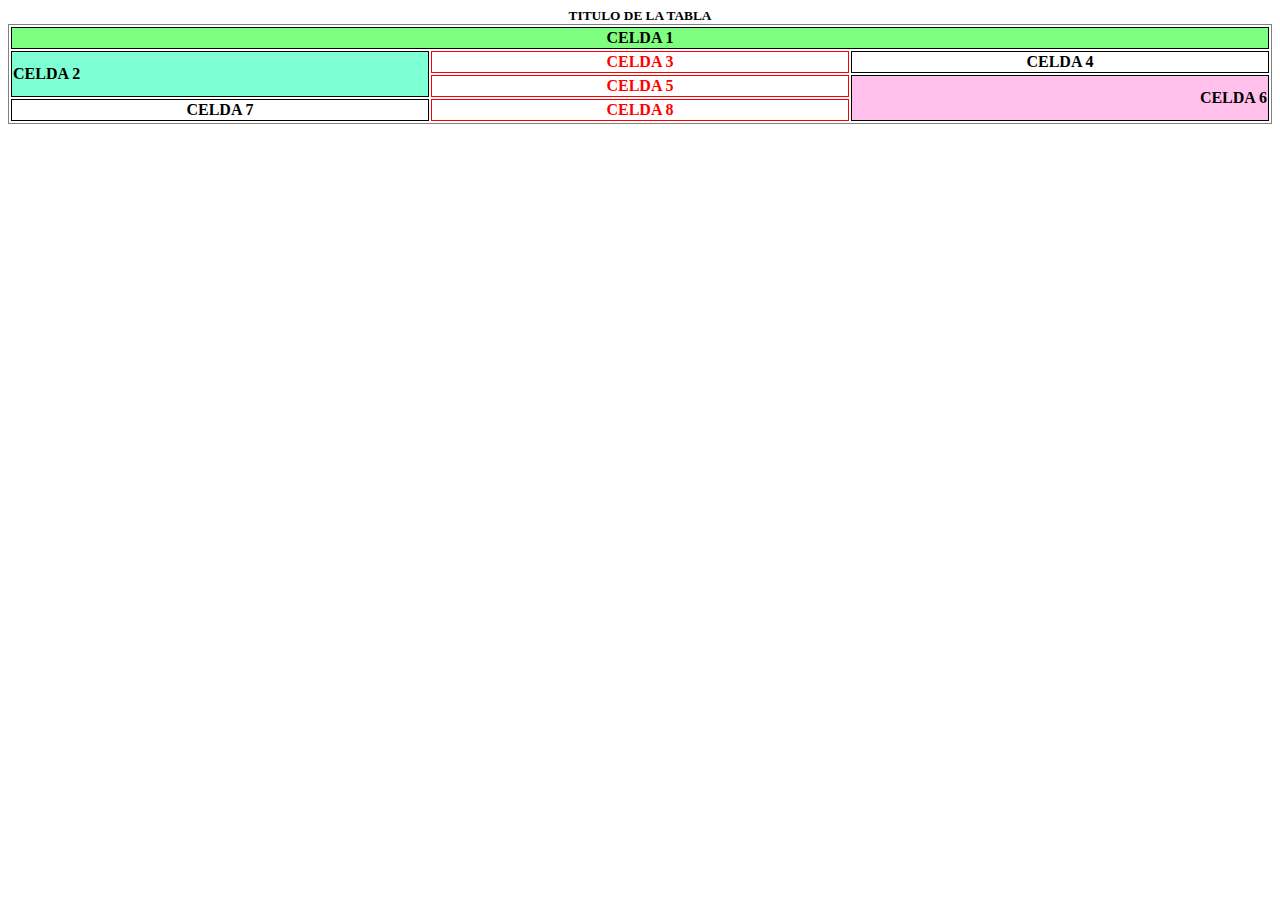
<file: Act13/index.html>
<!DOCTYPE html>
<html lang="es">
    <head>
        <meta charset='utf-8'>
        <meta http-equiv='X-UA-Compatible' content='IE=edge'>
        <title>Actividad 13</title>
        <meta name='viewport' content='width=device-width, initial-scale=1'>
        <meta name="description" content="Act13">
        <meta name="auth" content="Daniel Nuñez">
        <link rel='stylesheet' type='text/css' media='screen' href='./css/styles.css'>
    </head>
    <body>
        <h4>TITULO DE LA TABLA</h4>
        <table>
            <tr>
                <td class="CeldaUno", colspan="3">CELDA 1</td>
            </tr>
            <tr>
                <td class="CeldaDos", rowspan="2">CELDA 2</td>
                <td class="Celdasrojos">CELDA 3</td>
                <td>CELDA 4</td>
            </tr>
            <tr>
                <td class="Celdasrojos">CELDA 5</td>
                <td class="CeldaSeis", rowspan="2">CELDA 6</td>
            </tr>
            <tr>
                <td>CELDA 7</td>
                <td class="Celdasrojos">CELDA 8</td>
            </tr>
        </table>
    </body>
</html>
</file>
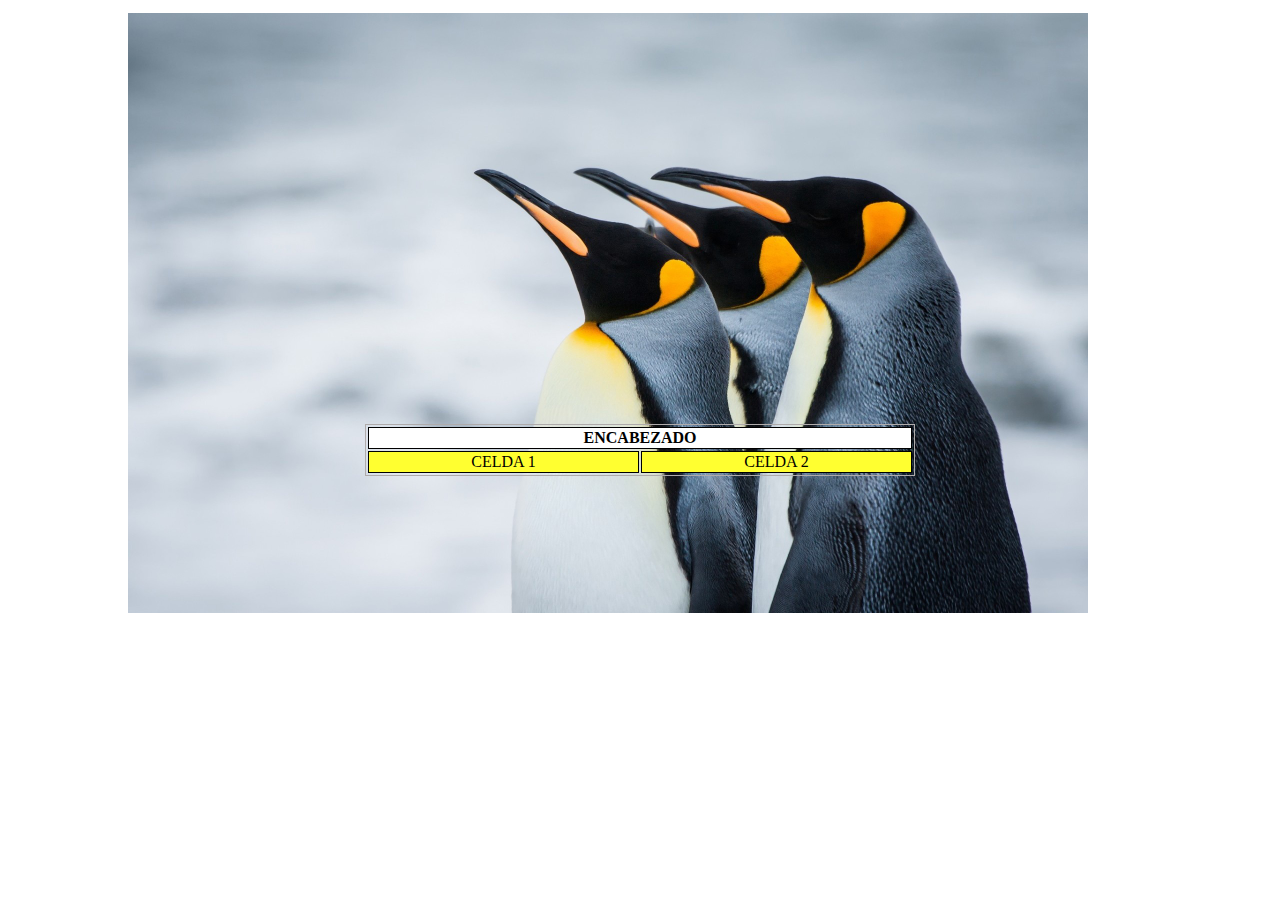
<file: Act14/index.html>
<!DOCTYPE html>
<html lang="es">
    <head>
        <meta charset='utf-8'>
        <meta http-equiv='X-UA-Compatible' content='IE=edge'>
        <title>Actividad 14</title>
        <meta name='viewport' content='width=device-width, initial-scale=1'>
        <meta name="description" content="Act14">
        <meta name="auth" content="Daniel Nuñez">
        <link rel='stylesheet' type='text/css' media='screen' href='./css/styles.css'>

            <title>Actividad 14</title>
    
    </head>
    <body>
        <div>
            <img src="img/Act14.jfif" alt="pinguino">
            <table>
                <tr>
                    <td colspan="2" id="tdEncabezado">ENCABEZADO</td>
                </tr>
                <tr>
                    <td>CELDA 1</td>
                    <td>CELDA 2</td>
                </tr>
            </table>
        </div>
    </body>
</html>
</file>
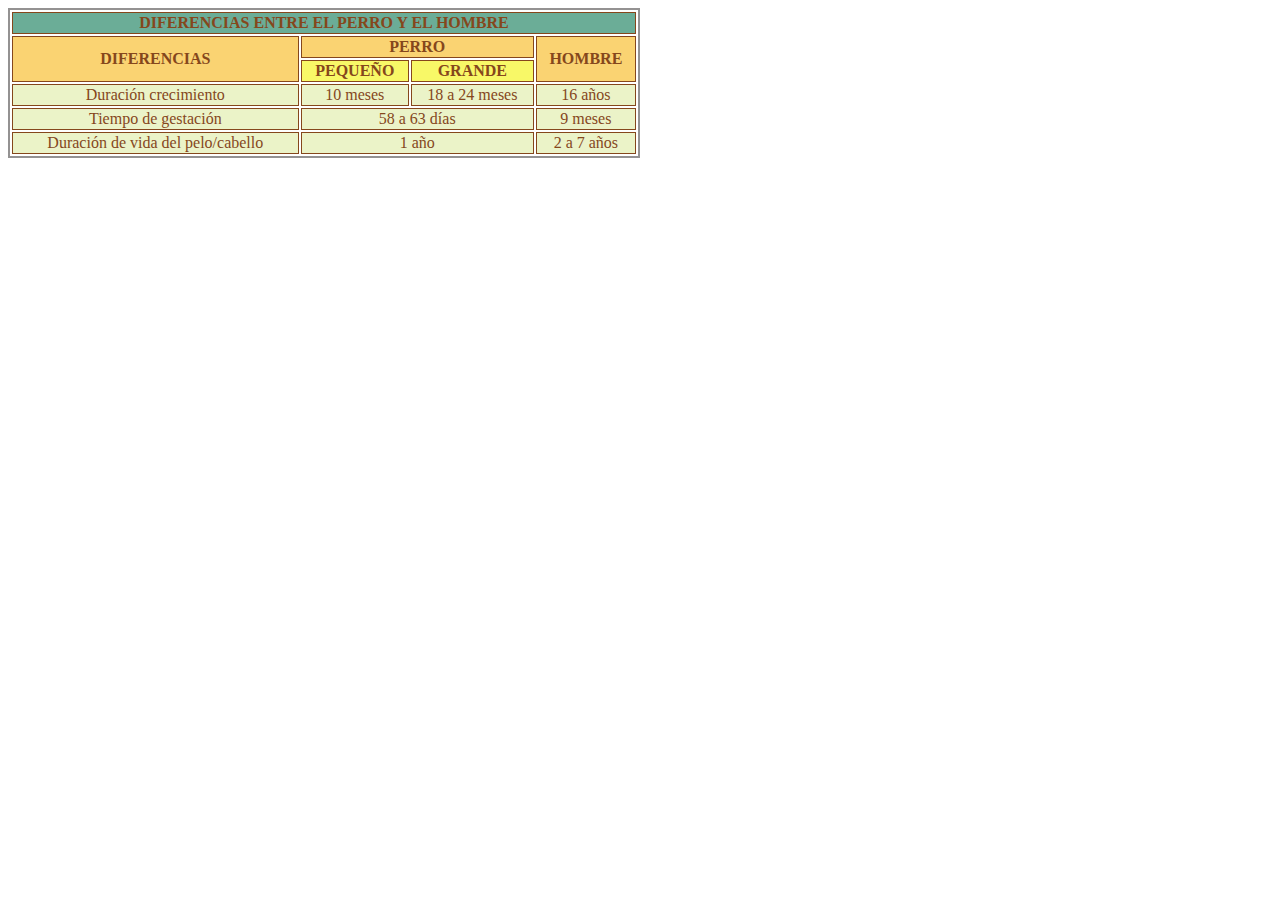
<file: Act16/index.html>
<!DOCTYPE html>
<html lang="es">
    <head>
        <meta charset='utf-8'>
        <meta http-equiv='X-UA-Compatible' content='IE=edge'>
        <title>Actividad 16</title>
        <meta name='viewport' content='width=device-width, initial-scale=1'>
        <meta name="description" content="Act16">
        <meta name="auth" content="Daniel Nuñez">
        <link rel='stylesheet' type='text/css' media='screen' href='./css/styles.css'>

            <title>Actividad 16</title>
    
    </head>
    <body>
        <table>
        <tr>
            <td id="title", colspan="4">DIFERENCIAS ENTRE EL PERRO Y EL HOMBRE</td>
        </tr>
        <tr>
            <td class="Naranja", rowspan="2">DIFERENCIAS</td>
            <td colspan="2" class="Naranja">PERRO</td>
            <td class="Naranja" rowspan="2">HOMBRE</td>
        </tr>
        <tr>
            <td class="Amarillo">PEQUEÑO</td>
            <td class="Amarillo">GRANDE</td>
        </tr>
        <tr class="resta">
            <td>Duración crecimiento</td>
            <td>10 meses</td>
            <td>18 a 24 meses</td>
            <td>16 años</td>
        </tr>
        <tr class="resta">
            <td>Tiempo de gestación</td>
            <td colspan="2" class="colOne">58 a 63 días</td>
            <td>9 meses</td>
        </tr>
        <tr  class="resta">
            <td>Duración de vida del pelo/cabello</td>
            <td colspan="2" class="colOne">1 año</td>
            <td>2 a 7 años</td>
        </tr>
        </table>
        
    </body>
</html>
</file>
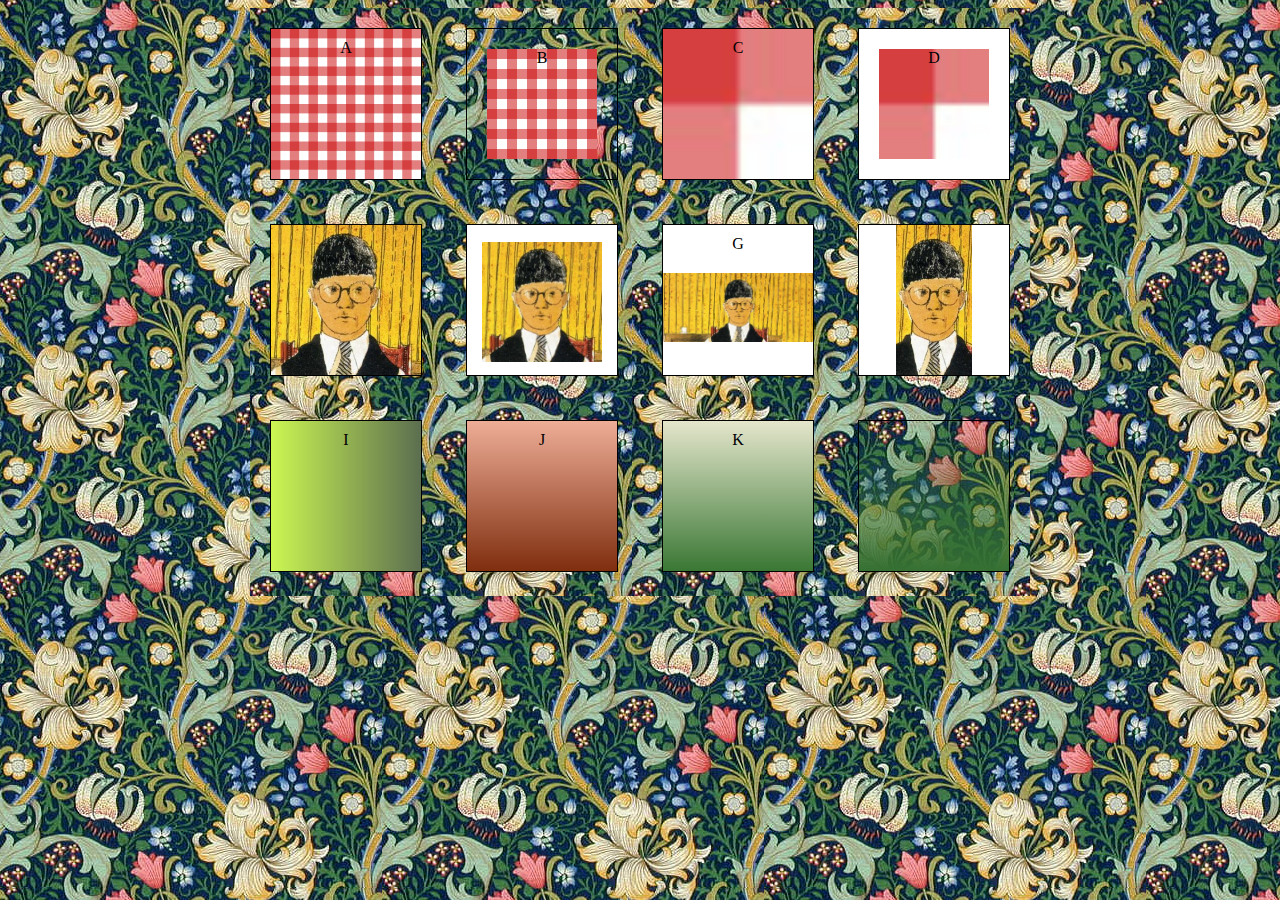
<file: Act17/index.html>
<!DOCTYPE html>
<html lang="es">
    <head>
        <meta charset='utf-8'>
        <meta http-equiv='X-UA-Compatible' content='IE=edge'>
        <title>Actividad 17</title>
        <meta name='viewport' content='width=device-width, initial-scale=1'>
        <meta name="description" content="Act17">
        <meta name="auth" content="Daniel Nuñez">
        <link rel='stylesheet' type='text/css' media='screen' href='./css/styles.css'>

            <title>Actividad 17</title>
    
        </head>

<body>
    <div class="container">
    <div id="a" class="col1">A</div>
    <div class="col1">
        <div id="b">B</div>
    </div>
    <div class="col1" id="c">C</div>
    <div class="col1" id="d">
        <div>D</div>
    </div>
    <br />
    <div class="col2" id="e"><img src="./img/dh.jpg" /></div>
    <div class="col2" id="f"><img src="./img/dh.jpg" /></div>
    <div class="col2" id="g">G<img src="./img/dh_2.jpg" /></div>
    <div class="col2" id="h"><img src="./img/dh_3.jpg" /></div>
    <br />
    <div
        style="background-image: linear-gradient(to right, #ccf752, #5b6e50)"
        class="col3"
    >
        I
    </div>
    <div
        style="background-image: linear-gradient(to bottom, #eead97, #7f2e0e)"
        class="col3"
    >
        J
    </div>
    <div
        style="background-image: linear-gradient(to bottom, #e5e6cc, #3a7734)"
        class="col3"
    >
        K
    </div>
    <div
        style="
        background-image: linear-gradient(
            to bottom,
            rgba(255, 0, 0, 0),
            #357032
        );
        "
        class="col3"
    ></div>
    </div>
</body>
    </html>
</file>
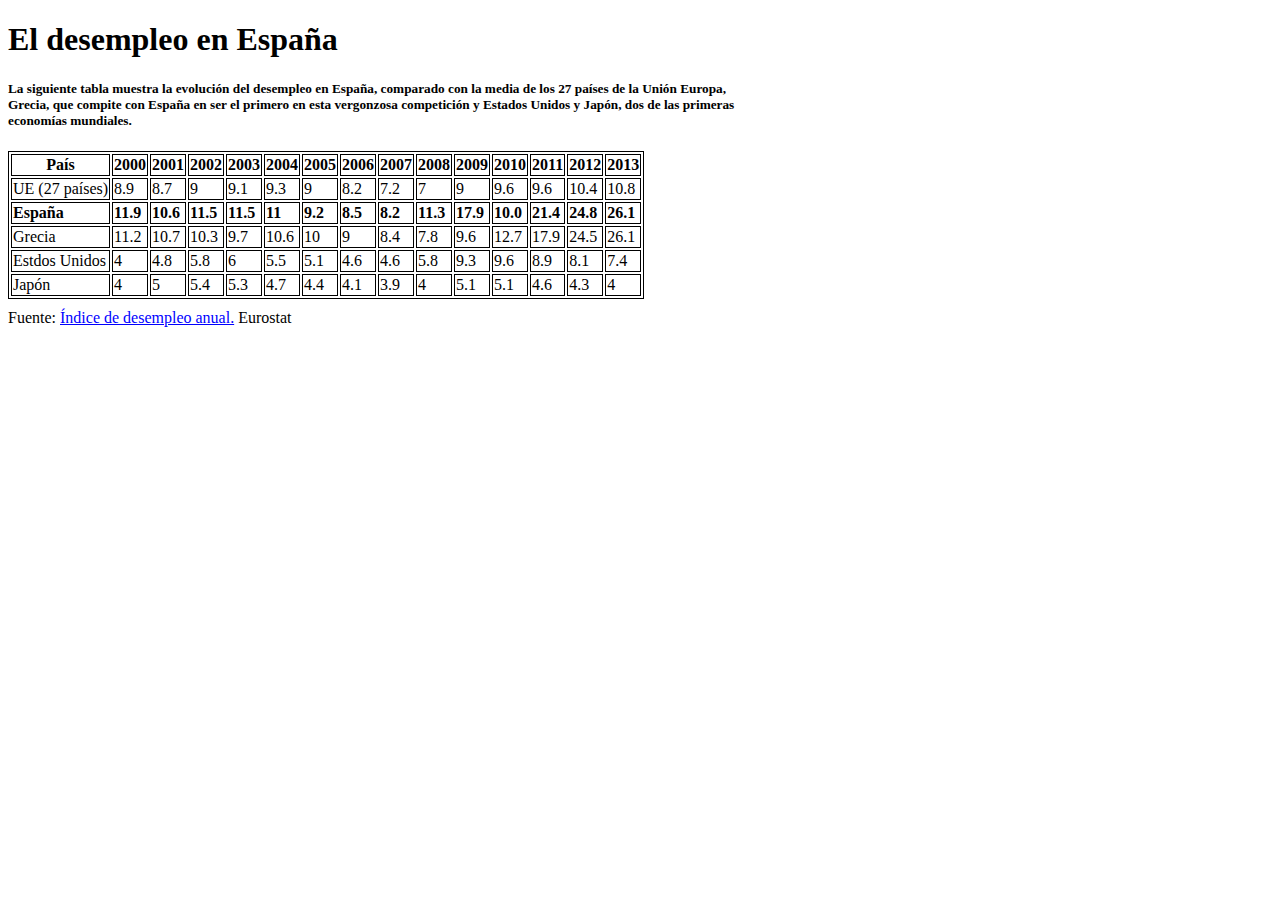
<file: Act19/index.html>
<!DOCTYPE html>
<html lang="es">
    <head>
        <meta charset='utf-8'>
        <meta http-equiv='X-UA-Compatible' content='IE=edge'>
        <title>Actividad 19</title>
        <meta name='viewport' content='width=device-width, initial-scale=1'>
        <meta name="description" content="Act19">
        <meta name="auth" content="Daniel Nuñez">
        <link rel='stylesheet' type='text/css' media='screen' href='./css/styles.css'>

            <title>Actividad 19</title>
    
        </head>
        <h1>El desempleo en España</h1>
        <h5>La siguiente tabla muestra la evolución del desempleo en España, comparado con la media de los 27 países de la Unión Europa,</br> 
        Grecia, que compite con España en ser el primero en esta vergonzosa competición y Estados Unidos y Japón, dos de las primeras </br> economías mundiales.</h5>
        <body>
        <table>
            <tr class="pais">
            <td id="country">País</td>
            <td>2000</td>
            <td>2001</td>
            <td>2002</td>
            <td>2003</td>
            <td>2004</td>
            <td>2005</td>
            <td>2006</td>
            <td>2007</td>
            <td>2008</td>
            <td>2009</td>
            <td>2010</td>
            <td>2011</td>
            <td>2012</td>
            <td>2013</td>
            </tr>
            <tr>
            <td>UE (27 países)</td>
            <td>8.9</td>
            <td>8.7</td>
            <td>9</td>
            <td>9.1</td>
            <td>9.3</td>
            <td>9</td>
            <td>8.2</td>
            <td>7.2</td>
            <td>7</td>
            <td>9</td>
            <td>9.6</td>
            <td>9.6</td>
            <td>10.4</td>
            <td>10.8</td>
            </tr>
            <tr class="españa">
            <td>España</td>
            <td>11.9</td>
            <td>10.6</td>
            <td>11.5</td>
            <td>11.5</td>
            <td>11</td>
            <td>9.2</td>
            <td>8.5</td>
            <td>8.2</td>
            <td>11.3</td>
            <td>17.9</td>
            <td>10.0</td>
            <td>21.4</td>
            <td>24.8</td>
            <td>26.1</td>
            </tr>
            <tr>
            <td>Grecia</td>
            <td>11.2</td>
            <td>10.7</td>
            <td>10.3</td>
            <td>9.7</td>
            <td>10.6</td>
            <td>10</td>
            <td>9</td>
            <td>8.4</td>
            <td>7.8</td>
            <td>9.6</td>
            <td>12.7</td>
            <td>17.9</td>
            <td>24.5</td>
            <td>26.1</td>
            </tr>
            <tr>
            <td>Estdos Unidos</td>
            <td>4</td>
            <td>4.8</td>
            <td>5.8</td>
            <td>6</td>
            <td>5.5</td>
            <td>5.1</td>
            <td>4.6</td>
            <td>4.6</td>
            <td>5.8</td>
            <td>9.3</td>
            <td>9.6</td>
            <td>8.9</td>
            <td>8.1</td>
            <td>7.4</td>
            </tr>
            <tr>
            <td>Japón</td>
            <td>4</td>
            <td>5</td>
            <td>5.4</td>
            <td>5.3</td>
            <td>4.7</td>
            <td>4.4</td>
            <td>4.1</td>
            <td>3.9</td>
            <td>4</td>
            <td>5.1</td>
            <td>5.1</td>
            <td>4.6</td>
            <td>4.3</td>
            <td>4</td>
            </tr>
        </table>
        </body>
        <footer> Fuente: <span>Índice de desempleo anual.</span> Eurostat</footer>
    </html>
</file>
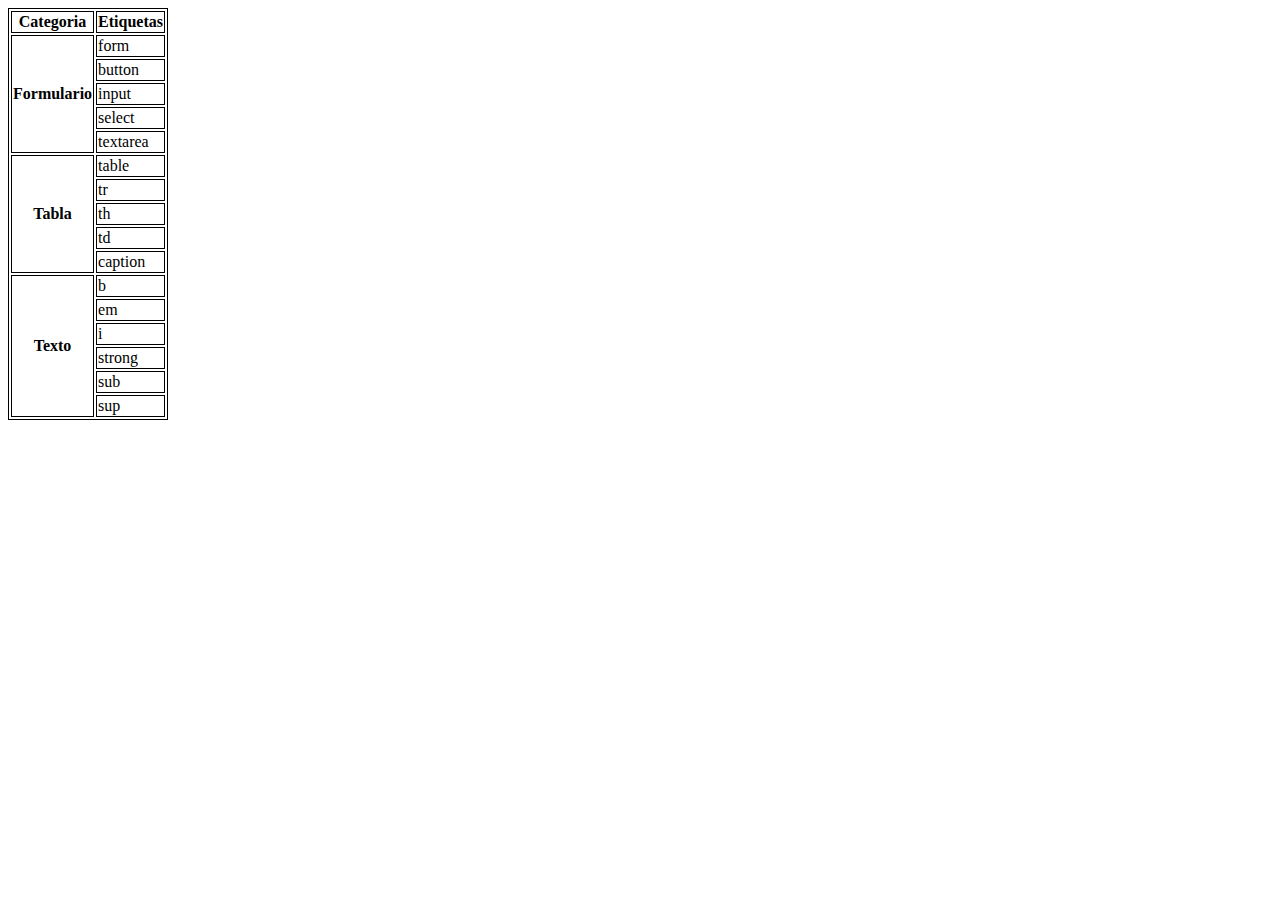
<file: Act20/index.html>
<!DOCTYPE html>
<html lang="es">
    <head>
        <meta charset='utf-8'>
        <meta http-equiv='X-UA-Compatible' content='IE=edge'>
        <title>Actividad 20</title>
        <meta name='viewport' content='width=device-width, initial-scale=1'>
        <meta name="description" content="Act20">
        <meta name="auth" content="Daniel Nuñez">
        <link rel='stylesheet' type='text/css' media='screen' href='./css/styles.css'>

            <title>Actividad 20</title>
    
        </head>
        <body>
            <table>
            <tr>
                <th>Categoria</th>
                <th>Etiquetas</th>
            </tr> 
            <tr>
                <td class="categoria" rowspan="5">Formulario</td>
                <td>form</td>
            </tr>
            <tr>
                <td>button</th>
            </tr>
            <tr>
                <td>input</th>
            </tr>
            <tr>
                <td>select</th>
            </tr>
            <tr>
                <td>textarea</th>
            </tr>
            <tr>
                <td class="categoria" rowspan="5">Tabla</th>
                <td>table</td>   
            </tr>
            <tr>
                <td>tr</th>
            </tr>
            <tr>
                <td>th</th>
            </tr>
            <tr>
                <td>td</th>
            </tr>
            <tr>
                <td>caption</th>
            </tr>
            <tr>
                <td class="categoria" rowspan="6">Texto</th>
                <td>b</th>    
            </tr>
            <tr>
                <td>em</th>
            </tr>
            <tr>
                <td>i</th>
            </tr>
            <tr>
                <td>strong</th>
            </tr>
            <tr>
                <td>sub</th>
            </tr>
            <tr>
                <td>sup</th>
            </tr>   
        </table>
        </body>
    </html>
</file>
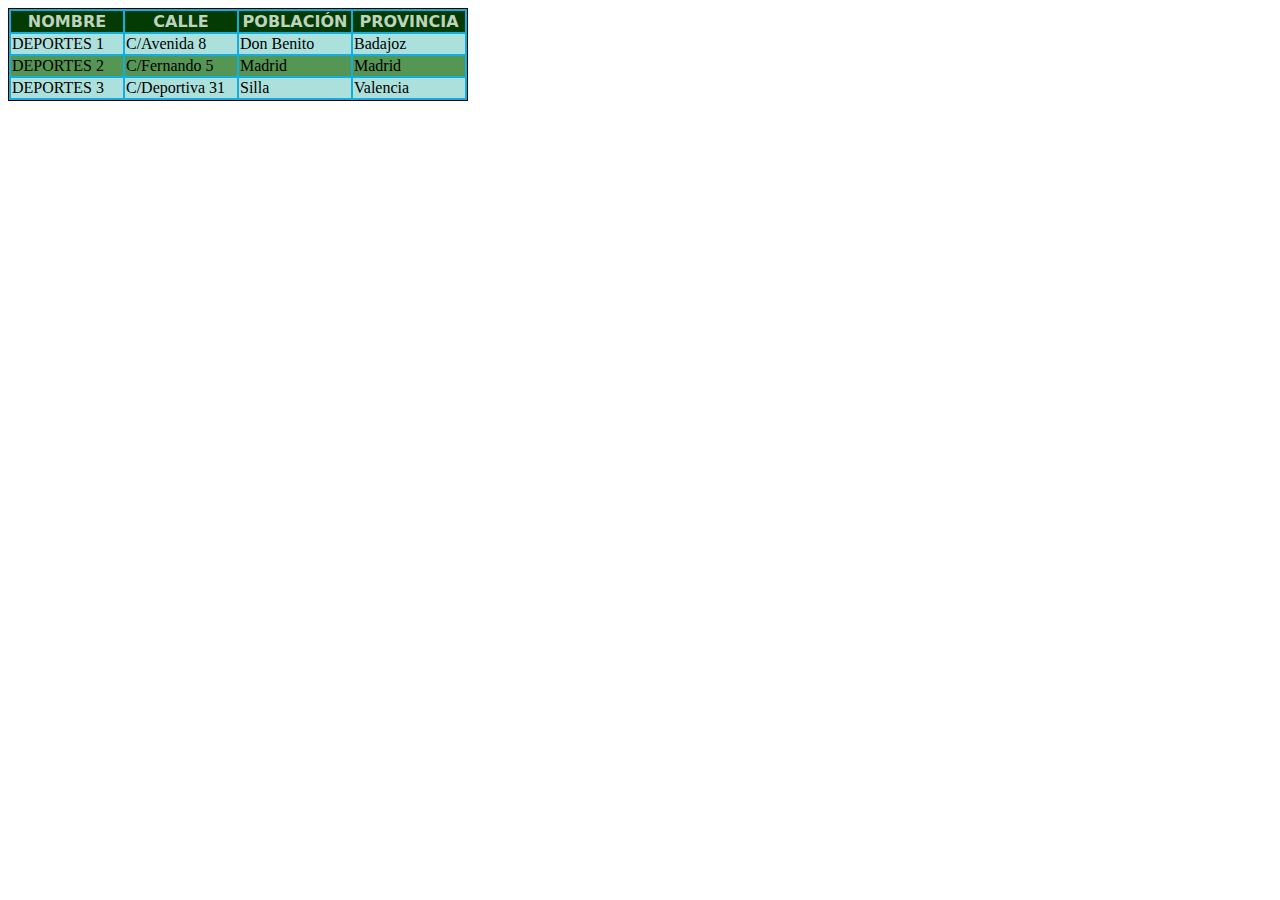
<file: Act11 y Act 12/donde2.html>
<!DOCTYPE html>
<html lang="es">
  <head>
    <meta charset="UTF-8" />
    <meta name="viewport" content="width=device-width, initial-scale=1.0" />
    <meta name="description" content="Actividad 11 y 12">
    <meta name="auth" content="Daniel Nuñez">
    <link rel="stylesheet" href="./css/styles.css">

    <title>Actividad 11 y 12</title>
    
  </head>
  <body>
    <table>
      <tr>
        <th>NOMBRE</th>
        <th>CALLE</th>
        <th>POBLACIÓN</th>
        <th>PROVINCIA</th>
      </tr>
      <tr>
        <td class = "filaUno">DEPORTES 1</td>
        <td class = "filaUno">C/Avenida 8</td>
        <td class = "filaUno">Don Benito</td>
        <td class = "filaUno">Badajoz</td>
      </tr>
      <tr>
        <td class = "filaDos">DEPORTES 2</td>
        <td class = "filaDos">C/Fernando 5</td>
        <td class = "filaDos">Madrid</td>
        <td class = "filaDos">Madrid</td>
      </tr>
      <tr>
        <td class = "filaTres">DEPORTES 3</td>
        <td class = "filaTres">C/Deportiva 31</td>
        <td class = "filaTres">Silla</td>
        <td class = "filaTres">Valencia</td>
      </tr>
    </table>
  </body>
</html>
</file>
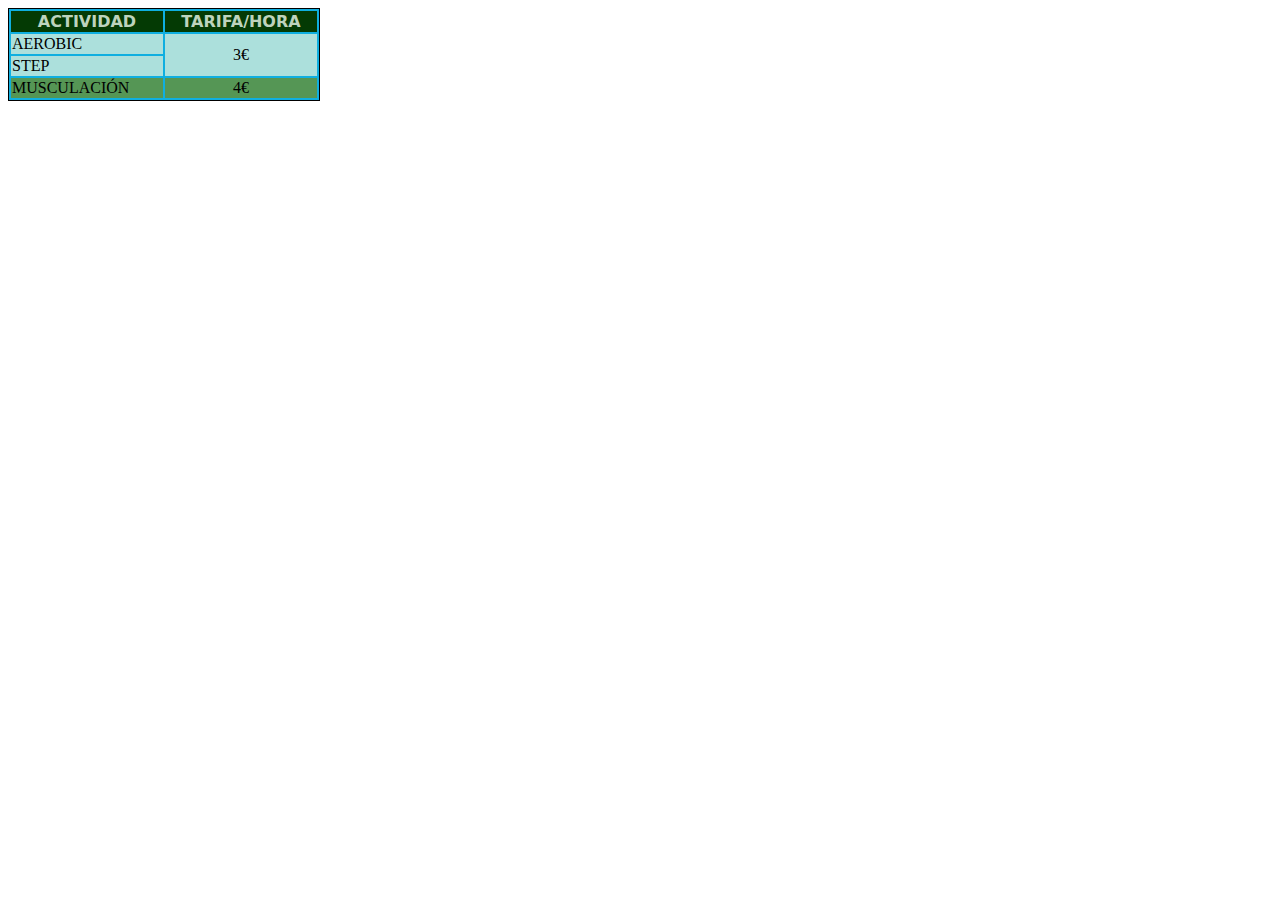
<file: Act11 y Act 12/deportes/instalaciones.html>
<!DOCTYPE html>
<html lang="es">
  <head>
    <meta charset="UTF-8" />
    <meta name="viewport" content="width=device-width, initial-scale=1.0" />
    <meta name="description" content="Actividad 11">
    <meta name="auth" content="Daniel Nuñez">
    <link rel="stylesheet" href="../css/styles.css">

    <title>Actividad 11</title>
    
  </head>
  <body>
    <table>
      <tr>
        <th class="classAct">ACTIVIDAD</th>
        <th class="classTar">TARIFA/HORA</th>
      </tr>
      <tr>
        <td id = "Aerobic" class="classAct">AEROBIC</td>
        <td id = "TresEuros" classTar="classTar" rowspan="2">3€</td>
      </tr>
      <tr>
        <td id = "Step" class="classAct">STEP</td>
      </tr>
      <tr>
        <td id = "Musculacion" class="classAct">MUSCULACIÓN</td>
        <td id = "CuatroEuros" class="classTar">4€</td>
      </tr>
    </table>
  </body>
</html>
</file>
<file: Act13/css/styles.css>
table{
    border: 1px solid;
    font-weight: bold;
    width: 100%;
    text-align: center;
    border-color: gray;
}
h4{
    margin: 0%;
    text-align: center;
    font-size: smaller;
}
td{
    border-color: gray;
    border: 1px solid;
}
.CeldaUno{
    background-color: rgb(127, 255, 127);
}
.CeldaDos{
    background-color: aquamarine;
    text-align:left;
}
.CeldaSeis{
    background-color: rgb(255, 192, 236);
    text-align:right;
}
.Celdasrojos{
    color: red;
}
</file>
<file: Act14/css/styles.css>
body {
    margin: auto auto;
}

img {
    padding-left:10%;
    padding-top: 1%;
    display: block;
    width: 75%;
    height: auto;
}

table {
    border: 1px solid;
    font-weight: bold;
    width: 550px;
    text-align: center;
    border-color: rgb(175, 171, 171);
    position: absolute;
    top: 50%;
    left: 50%;
    transform: translate(-50%, -50%);
}

tr {
    border: 1px solid;
    border-color: rgb(175, 174, 171);
    background-color: rgb(255, 255, 48);
    color: black;
    font-weight: normal;
}

td {
    border-color: rgb(175, 174, 171);
    border: 1px solid;
}

#tdEncabezado{
    background-color: white;
    color: black;
    font-weight: bold;
}
</file>
<file: Act16/css/styles.css>
table{
    border: 2px solid;
    font-weight:normal;
    width: 50%;
    text-align: center;
    border-color: rgb(148, 146, 146);
    color: rgb(133, 71, 28);
}

td{
    border: 1px solid;
}

#title{
    background-color: rgb(107, 173, 151);
    font-weight:bolder;
}

.Naranja{
    background-color: rgb(250, 211, 114);
    font-weight:bold;
}

.Amarillo{
    background-color: rgb(248, 248, 103);
    font-weight:bold;
}

.resta{
    background-color: rgb(235, 243, 200);
}
</file>
<file: Act17/css/styles.css>
body, html {
    background-image: url("../img/ac.jpg");
    display: flex;
    justify-content: center;
}

.col1, .col2, .col3 {
    display: inline-block;
    width: 150px;
    height: 140px;
    border: 1px solid black;
    margin: 20px;
    overflow: hidden;
    text-align: center;
    padding-top: 10px;
    margin-top: 20px;
}

div img {
    max-height: 100%;
    max-width: 100%;
}

#a {
    background-image: url("../img/back_mantel.jpg");
    background-repeat: round;
}

#b {
    width: 110px;
    height: 110px;
    margin: 10px auto auto;
    background-image: url("../img/back_mantel.jpg");
    background-repeat: repeat;

}

#c {
    background-image: url("../img/back_mantel.jpg");
    background-repeat: no-repeat;
    background-size: cover;
}

#d {
    background-color: white;
}

#d div {
    width: 110px;
    height: 110px;
    margin: 10px auto auto;
    background-image: url("../img/back_mantel.jpg");
    background-repeat: no-repeat;
    background-size: cover;
}

#e, #h {
  padding-top: 0;
  height: 150px;
}

#e img {
  width: 100%;
  height: 100%;
  object-fit: cover;
}

#f, #g, #h {
    background-color: white;
}

#f img {
    width: 120px;
    height: 120px;
    margin-top: 7px;
    margin-left: 0;
}

#g img {
    margin-top: 20px;
}

#h img {
    margin-left: 0;    
}
</file>
<file: Act19/css/styles.css>
table{
    border: 1px solid;
}

#country{
    text-align: center;
}

td{
    border: 1px solid;
}

.pais, .españa{
    font-weight: bold;
}

footer{
    padding-top: 10px;
}

span{
    text-decoration: underline;
    color: blue;
}
</file>
<file: Act20/css/styles.css>
table{
    border: 1px solid;
}

td{
    border: 1px solid;
}

.categoria{
    text-align: center;
    font-weight: bold;
}

th{
    border: 1px solid;
    font-weight: bold;
}
</file>
<file: Act11 y Act 12/css/styles.css>
table{
    border: 1px solid;
    background-color: rgb(15, 175, 224);
}

th{
    font-weight: bold;
    text-align: center;
    width: 110px;
    font-family:system-ui, -apple-system, BlinkMacSystemFont, 'Segoe UI', Roboto, Oxygen, Ubuntu, Cantarell, 'Open Sans', 'Helvetica Neue', sans-serif;
    background-color: rgb(4, 58, 4);
    color:rgb(189, 211, 189);
}

td{
    color: black;
}

.filaUno{
    background-color: rgba(219, 238, 219, 0.774);
}

.filaDos{
    background-color: rgb(85, 150, 85);
}

.filaTres{
    background-color: rgba(219, 238, 219, 0.774);
}

#Aerobic, #Step{
    background-color: rgba(219, 238, 219, 0.774);
    text-align: start;
}

#TresEuros{
    background-color: rgba(219, 238, 219, 0.774);
    color: black;
    text-align: center;
}

#Musculacion{
    background-color: rgb(85, 150, 85);
}

#CuatroEuros{
    background-color: rgb(85, 150, 85);
    text-align: center;
}

.classAct{
    width: 150px;
}

.classTar{
    width: 150px;
}
</file>
